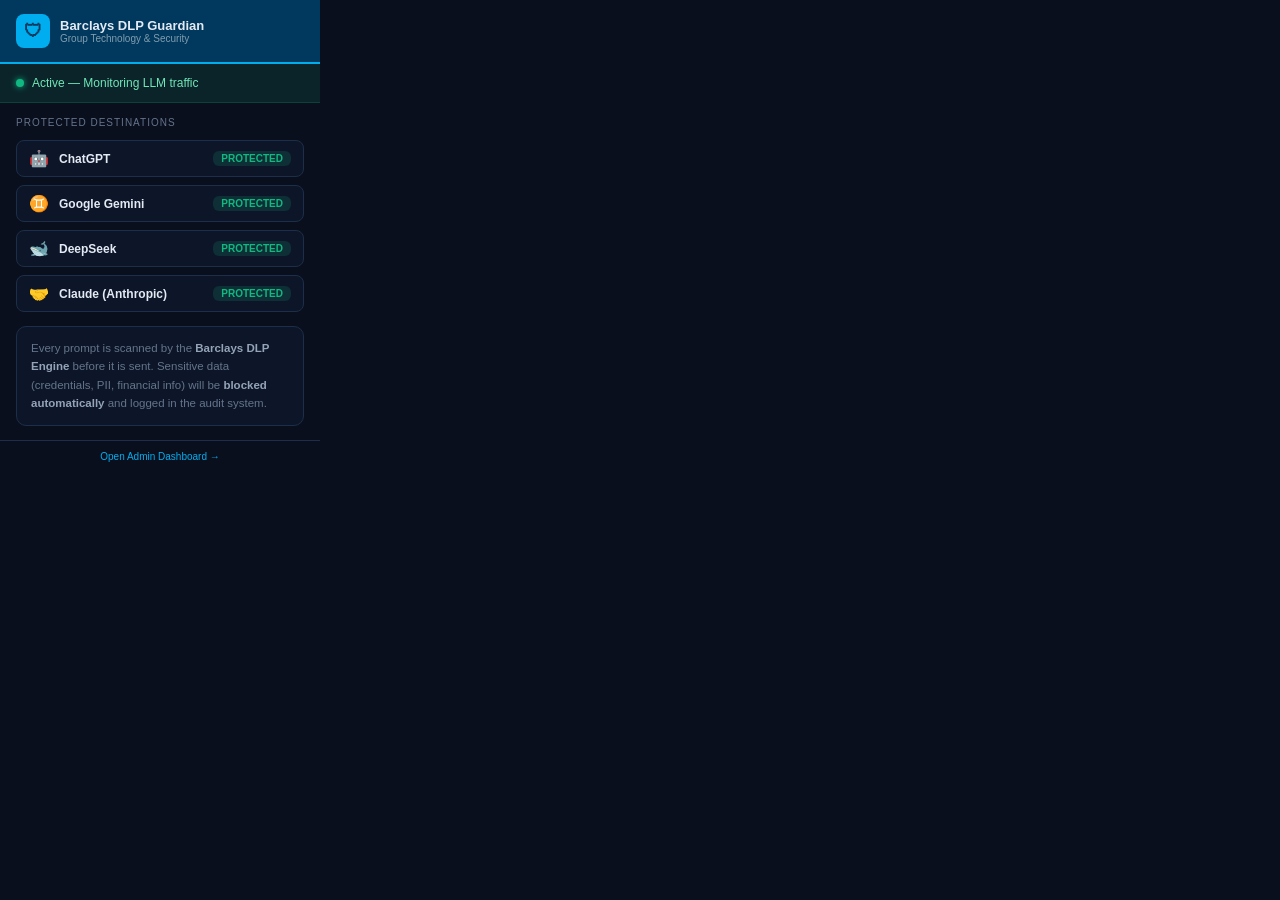
<file: browser-extension/popup.html>
<!DOCTYPE html>
<html lang="en">
<head>
<meta charset="UTF-8"/>
<meta name="viewport" content="width=device-width,initial-scale=1"/>
<title>DLP Guardian</title>
<style>
  * { box-sizing: border-box; margin: 0; padding: 0; }
  body {
    width: 320px;
    font-family: -apple-system, BlinkMacSystemFont, 'Segoe UI', sans-serif;
    background: #0A0F1E;
    color: #E4EAF4;
  }

  header {
    background: #00395D;
    padding: 14px 16px;
    display: flex;
    align-items: center;
    gap: 10px;
    border-bottom: 2px solid #00AEEF;
  }
  .logo {
    width: 34px; height: 34px;
    background: #00AEEF;
    border-radius: 8px;
    display: grid; place-items: center;
    font-size: 18px; font-weight: 900;
    color: #00395D;
  }
  .brand { font-size: 13px; font-weight: 700; }
  .brand-sub { font-size: 10px; color: rgba(255,255,255,.5); }

  .status-bar {
    padding: 12px 16px;
    background: rgba(16,185,129,0.12);
    border-bottom: 1px solid rgba(16,185,129,0.2);
    display: flex; align-items: center; gap: 8px;
    font-size: 12px; color: #6EE7B7;
  }
  .status-dot {
    width: 8px; height: 8px; border-radius: 50%;
    background: #10B981;
    box-shadow: 0 0 6px #10B981;
    animation: pulse 2s ease-in-out infinite;
  }
  @keyframes pulse {
    0%, 100% { opacity: 1; }
    50% { opacity: 0.4; }
  }

  .sites {
    padding: 14px 16px;
    display: flex; flex-direction: column; gap: 8px;
  }
  .sites-title {
    font-size: 10px; color: #64748B;
    text-transform: uppercase; letter-spacing: 0.1em;
    margin-bottom: 4px;
  }
  .site-row {
    display: flex; align-items: center;
    background: #0D1628; border: 1px solid #1C2E4A;
    border-radius: 8px; padding: 8px 12px; gap: 10px;
    font-size: 12px;
  }
  .site-icon { font-size: 16px; }
  .site-name { flex: 1; font-weight: 600; }
  .site-badge {
    font-size: 10px; font-weight: 700;
    padding: 2px 8px; border-radius: 6px;
    background: rgba(16,185,129,0.15); color: #10B981;
  }

  .info-box {
    margin: 0 16px 14px;
    background: #0D1628;
    border: 1px solid #1C2E4A;
    border-radius: 10px;
    padding: 12px 14px;
    font-size: 11.5px;
    color: #64748B;
    line-height: 1.6;
  }
  .info-box strong { color: #94A3B8; }

  footer {
    padding: 10px 16px;
    border-top: 1px solid #1C2E4A;
    font-size: 10px; color: #334155;
    text-align: center;
  }
  footer a {
    color: #00AEEF; text-decoration: none;
  }
  footer a:hover { text-decoration: underline; }
</style>
</head>
<body>

<header>
  <div class="logo">🛡</div>
  <div>
    <div class="brand">Barclays DLP Guardian</div>
    <div class="brand-sub">Group Technology &amp; Security</div>
  </div>
</header>

<div class="status-bar">
  <div class="status-dot"></div>
  Active — Monitoring LLM traffic
</div>

<div class="sites">
  <div class="sites-title">Protected Destinations</div>
  <div class="site-row"><span class="site-icon">🤖</span><span class="site-name">ChatGPT</span><span class="site-badge">PROTECTED</span></div>
  <div class="site-row"><span class="site-icon">♊</span><span class="site-name">Google Gemini</span><span class="site-badge">PROTECTED</span></div>
  <div class="site-row"><span class="site-icon">🐋</span><span class="site-name">DeepSeek</span><span class="site-badge">PROTECTED</span></div>
  <div class="site-row"><span class="site-icon">🤝</span><span class="site-name">Claude (Anthropic)</span><span class="site-badge">PROTECTED</span></div>
</div>

<div class="info-box">
  Every prompt is scanned by the <strong>Barclays DLP Engine</strong> before it is sent. Sensitive data (credentials, PII, financial info) will be <strong>blocked automatically</strong> and logged in the audit system.
</div>

<footer>
  <a href="http://localhost:3000" target="_blank">Open Admin Dashboard →</a>
</footer>

</body>
</html>
</file>
